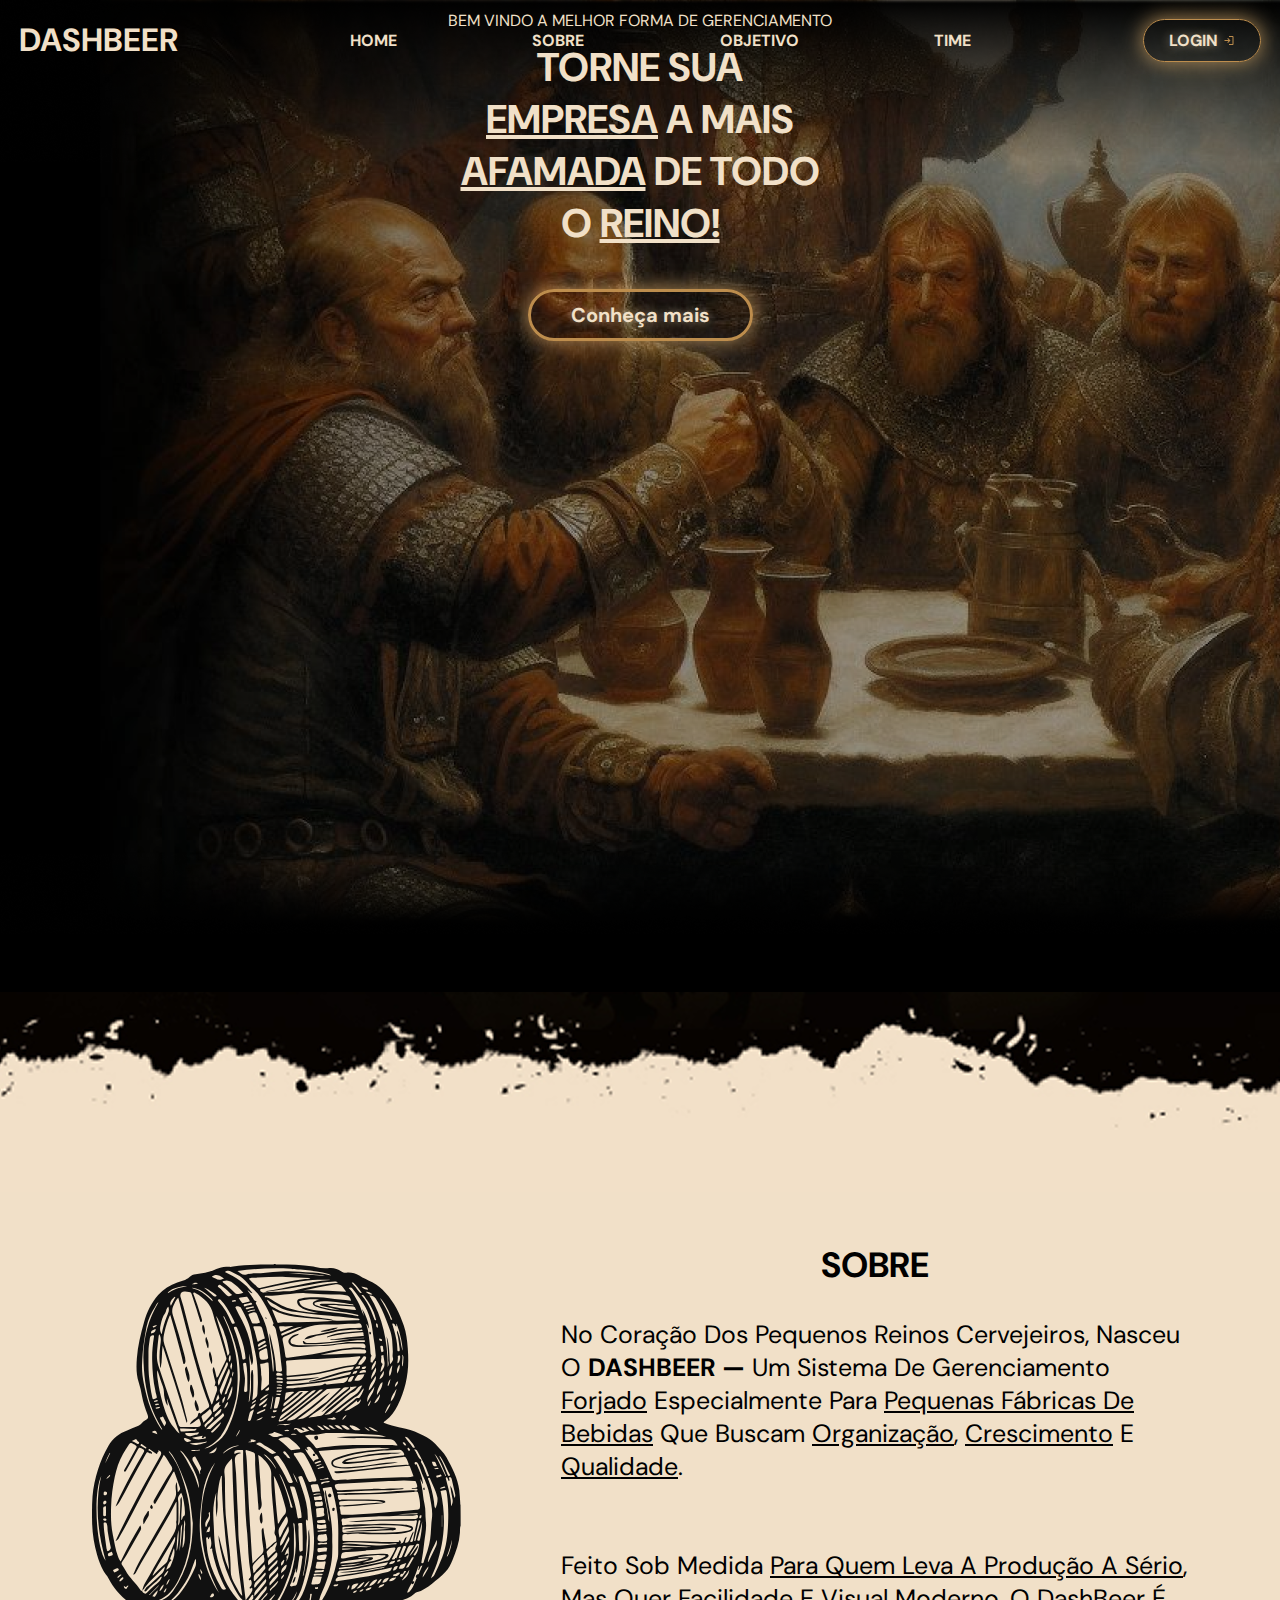
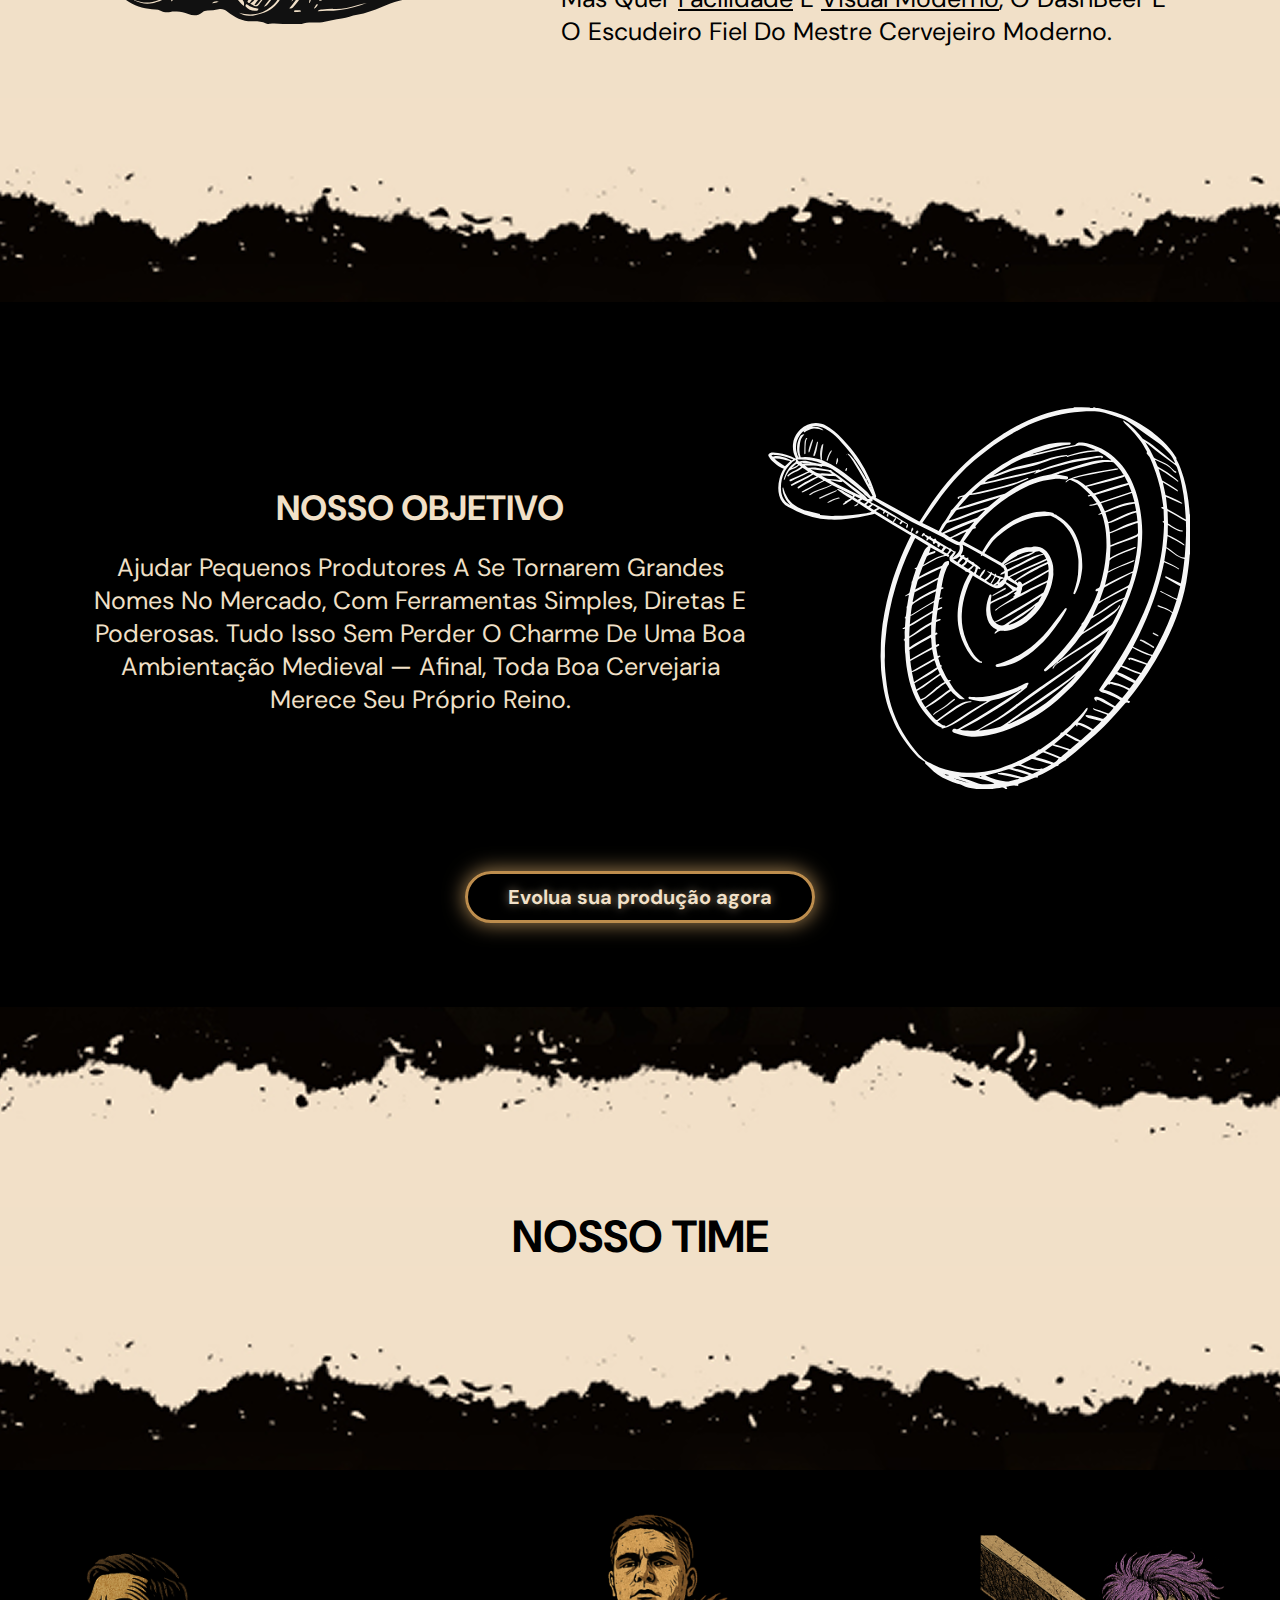
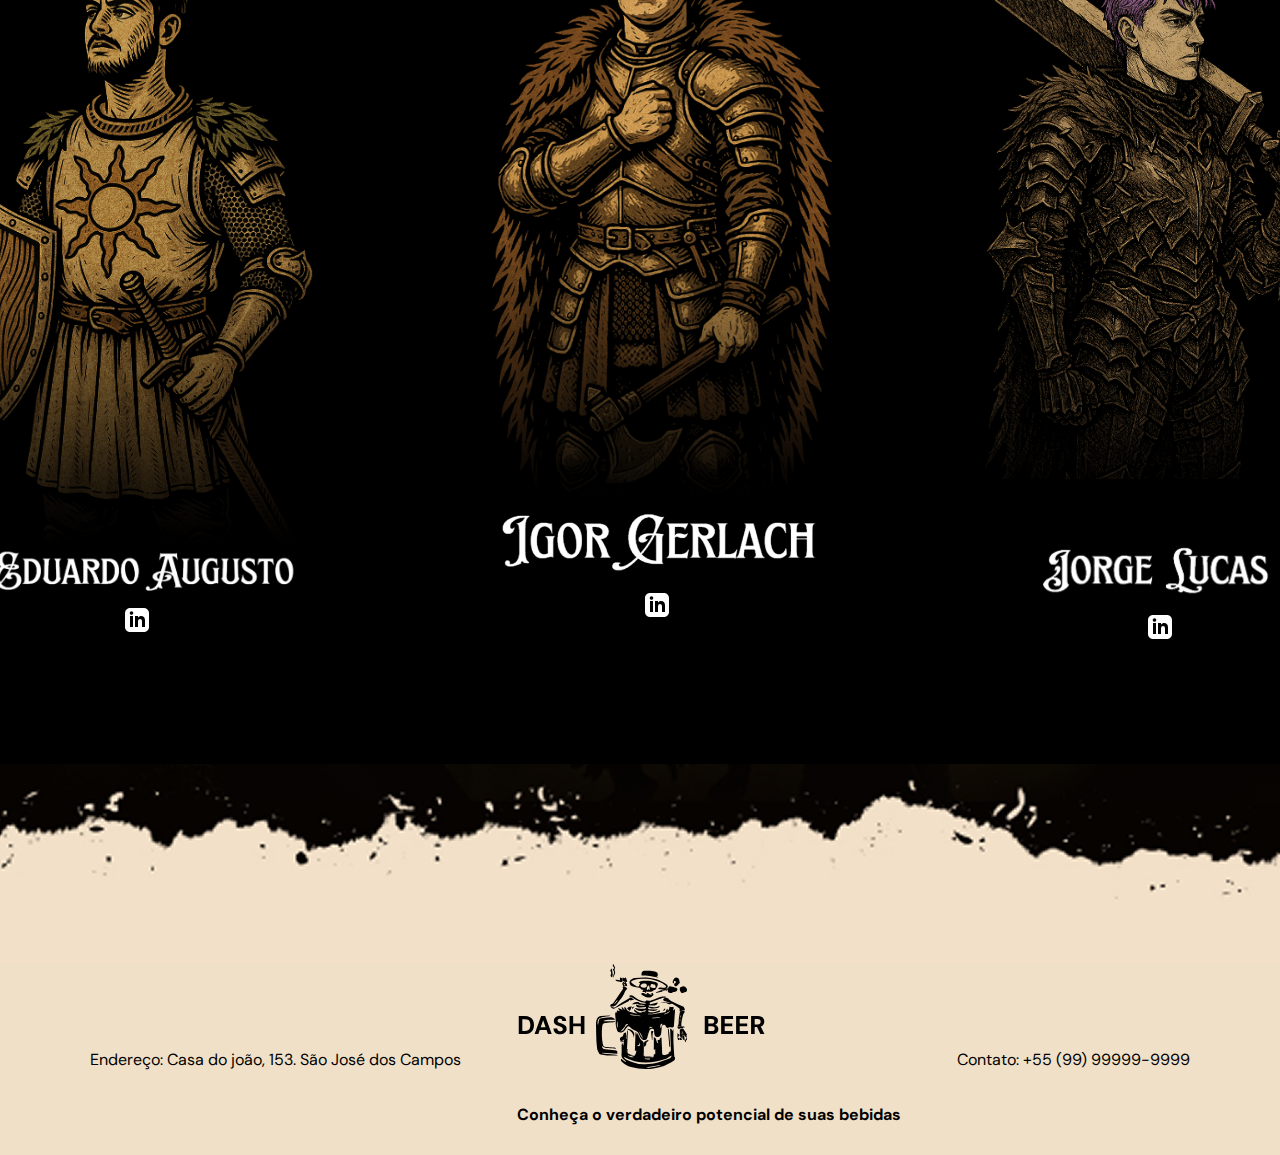
<file: index.html>
<!DOCTYPE html>
<html lang="en">
<head>
    <meta charset="UTF-8">
    <meta name="viewport" content="width=device-width, initial-scale=1.0">
    <title>Document</title>
    <link rel="stylesheet" href="style.css">
    <link rel="preconnect" href="https://fonts.googleapis.com">
    <link rel="preconnect" href="https://fonts.gstatic.com" crossorigin>
    <link href="https://fonts.googleapis.com/css2?family=DM+Sans:ital,opsz,wght@0,9..40,100..1000;1,9..40,100..1000&display=swap" rel="stylesheet">

</head>

<body>
    
    <nav>
        <div class="logo">
            <h1>DASHBEER</h1>
        </div>
        <div class="nav-btn">
            <a href="#home">HOME</a>
            <a href="#about">SOBRE</a>
            <a href="#purpose">OBJETIVO</a>
            <a href="#team">TIME</a>
        </div>

        <a href="https://localhost:5173/" class="login-btn">            
            <p>LOGIN</p>
            <img src="assets/login.svg" alt="">
        </a>

    </nav>

    <section class="start" id="home">

        
        <div class="title">
            <p>BEM VINDO A MELHOR FORMA DE GERENCIAMENTO</p>
            <h1>Torne sua <u>empresa</u> a mais <u>afamada</u> de todo o <u>reino!</u></h1>
                <a href="#about" class="action-btn">Conheça mais</a>
        </div>

        <div class="img-background">
            <img src="/assets/background-img.png" alt="">
        </div>


    </section>

    <section class="about" id="about">
        <div class="img-transition-up">
            <img src="/assets/transition-up.png" alt="">
        </div>

        <div class="content">
            <div class="img-content">
                <img src="/assets/barrel.svg" alt="barril">
            </div>

            <div class="text-about">
                <h2>SOBRE</h2>
                <p>No coração dos pequenos reinos cervejeiros, nasceu o <strong>DASHBEER —</strong> um sistema de gerenciamento <u>forjado</u> especialmente para <u>pequenas fábricas de bebidas</u> que buscam <u>organização</u>, <u>crescimento</u> e <u>qualidade</u>. <br><br><br>
                Feito sob medida <u>para quem leva a produção a sério</u>, mas quer <u>facilidade</u> e <u>visual moderno</u>, o DashBeer é o escudeiro fiel do mestre cervejeiro moderno.</p>
            </div>

        </div>

        <div class="img-transition-down">
            <img src="/assets/transition-down.png" alt="">
        </div>

    </section>

    <section class="purpose" id="purpose">


        <div class="content-purpose">
            <div class="text-content">
                <h2>NOSSO OBJETIVO</h2>
                <p>Ajudar pequenos produtores a se tornarem grandes nomes no mercado, com ferramentas simples, diretas e poderosas. Tudo isso sem perder o charme de uma boa ambientação medieval — afinal, toda boa cervejaria merece seu próprio reino.</p>
            </div>

            <div class="img-content">

                <img src="/assets/target.svg" alt="objetivo">
    
            </div>
            
        </div>


        <div class="btn-purpose">
            <a href="login" class="action-btn">Evolua sua produção agora</a>
        </div>

    </section>

    <section class="developer-title">
    
        <div class="img-transition-up">
            <img src="/assets/transition-up.png" alt="">
        </div>

        <div class="text-team">
            <h2>NOSSO TIME</h2>
        </div>

        <div class="img-transition-down">
            <img src="/assets/transition-down.png" alt="">
        </section>

    </div>

    <section class="developer" id="team">

        <div class="dev-card">
            <!-- Edu -->
            <div class="dev-img">
                <img src="/assets/dev/edu-img.png" alt="Eduardo">
            </div>

            <div class="text-dev">
                <img class="text-img" src="/assets/dev/edu-name.png" alt="Nome Eduardo">
                <a href="https://www.linkedin.com/in/eduardo-a-m-junior/" target="_blank"><img src="/assets/linkedin.svg" alt="Linkedin"></a>
            </div>
        </div>

        <div class="dev-card-middle">
            <div class="dev-img">
                <img src="/assets/dev/igor-img.png" alt="Igor">
            </div>

            <div class="text-dev">
                <img class="text-img-middle" src="/assets/dev/igor-name.png" alt="Nome Igor">
                <a href="https://www.linkedin.com/in/igor-costa-gerlach-a9a777294/" target="_blank"><img src="/assets/linkedin.svg" alt="Linkedin"></a>
            </div>
        </div>

        <div class="dev-card">
            <div class="dev-img">
                <img src="/assets/dev/jorge-img.png" alt="Jorge">
            </div>

            <div class="text-dev" id="jorge-dev">
                <img class="text-img" id="jorge" src="/assets/dev/jorge-name.png" alt="Nome Jorge">
                <a href="https://www.linkedin.com/in/jorge-lucas-fernandes-2a848034b/" target="_blank"><img src="/assets/linkedin.svg" alt="Linkedin"></a>
            </div>
        </div>



    </section>

    <footer>

        <div class="img-transition-up">
            <img src="/assets/transition-up.png" alt="">
        </div>        

        <div class="footer">
            <div class="footer-address">
                <p>Endereço: Casa do joão, 153. São José dos Campos</p>
            </div>

            <div class="footer-logo">
                <img src="/assets/logo-footer.svg" alt="">
                <p><strong>Conheça o verdadeiro potencial de suas bebidas</strong></p>
            </div>

            <div class="footer-contact">
                <p>Contato: +55 (99) 99999-9999</p>
            </div>
        </div>

    </footer>
</body>

</html>
</file>
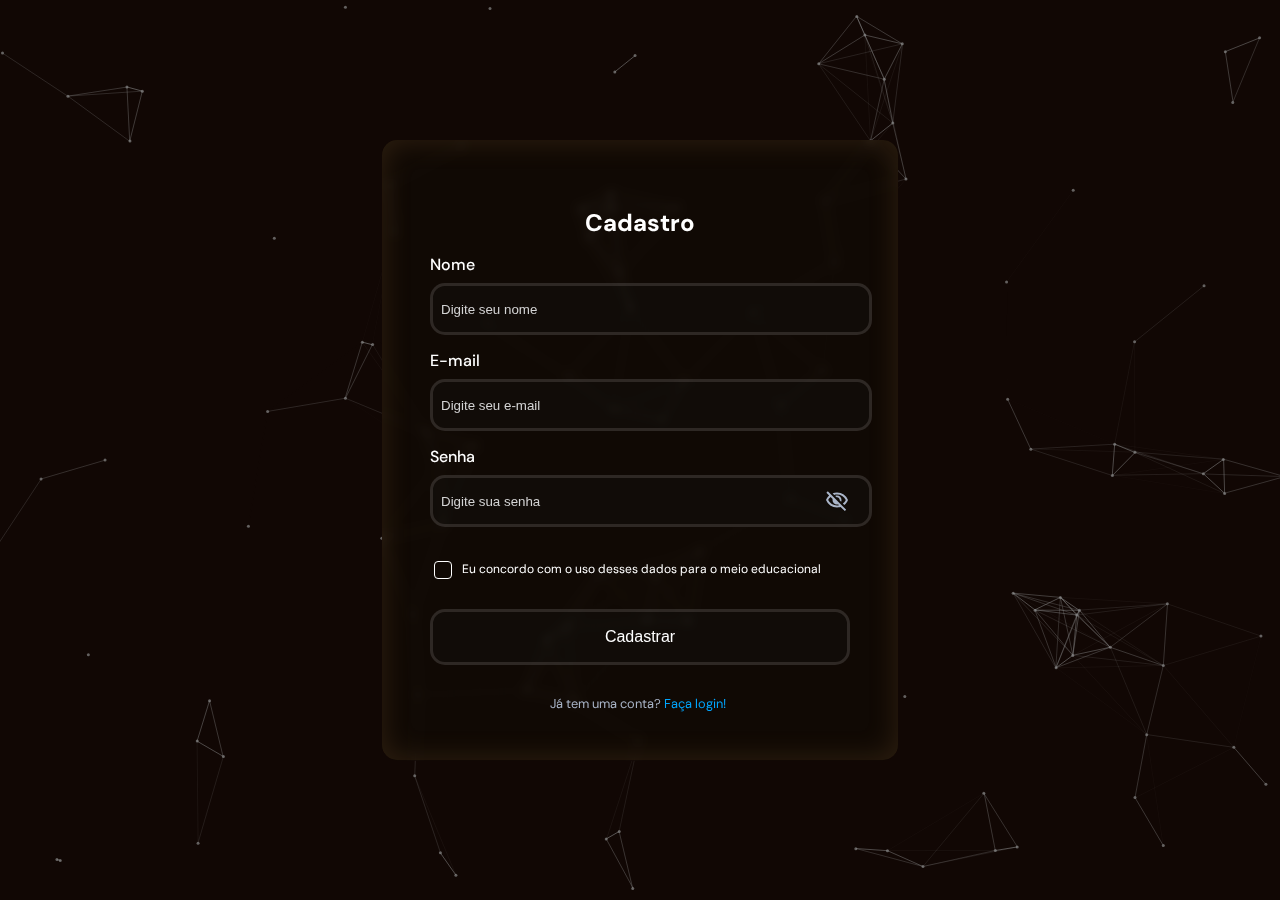
<file: login/cadastro.html>
<!DOCTYPE html>
<html lang="pt-BR">
<head>
  <meta charset="UTF-8" />
  <title>DashLadder - Cadastro</title>
  <link rel="stylesheet" type="text/css" href="style.css" media="screen" />
  <link href="https://fonts.googleapis.com/css2?family=DM+Sans:wght@400;500;700&display=swap" rel="stylesheet">
  <style>
    .password-container {
      position: relative;
      width: 100%;
      margin-bottom: 20px;
    }
    
    .password-toggle {
      position: absolute;
      right: 10px;
      top: 50%;
      transform: translateY(-50%);
      background: none;
      border: none;
      color: #aab5c8;
      cursor: pointer;
    }
    
    .password-toggle:hover {
      color: #ffffff;
    }
    
    .checkbox-container {
      display: flex;
      align-items: flex-start;
      margin-bottom: 20px;
    }
    
    .checkbox-container input[type="checkbox"] {
      margin-right: 10px;
      margin-top: 5px;
    }
    
    .checkbox-container label {
      font-size: 0.9rem;
      color: #aab5c8;
    }
    
    .register-button {
      width: 100%;
      padding: 1rem;
      border: none;
      border-radius: 15px;
      background: rgba(30, 39, 53, 0.1);
      border: solid 3px rgba(216, 203, 192, 0.15);
      color: #fff;
      font-size: 1rem;
      cursor: pointer;
      transition: ease 0.2s;
      margin-bottom: 20px;
    }
    
    .register-button:hover {
      transition: ease 0.2s;
      box-shadow: 0px 0px 10px 1px rgba(216,203,192,0.25);
    }
    
    .login-link {
      text-align: center;
      margin-top: 10px;
    }
  </style>
</head>
<body>
  <!-- Fundo com partículas -->
  <div id="particle-canvas"></div>

  <!-- Card de Cadastro -->
  <div class="login-wrapper">
    <form class="login-card">
      <h2>Cadastro</h2>

      <label for="name">Nome</label>
      <input type="text" id="name" placeholder="Digite seu nome" />

      <label for="email">E-mail</label>
      <input type="email" id="email" placeholder="Digite seu e-mail" />

      <label for="password">Senha</label>
      <div class="password-container">
        <input type="password" id="password" placeholder="Digite sua senha" />
        <button type="button" class="password-toggle" onclick="togglePassword()">
          <svg xmlns="http://www.w3.org/2000/svg" height="24px" viewBox="0 -960 960 960" width="24px">
            <path d="m644-428-58-58q9-47-27-88t-93-32l-58-58q17-8 34.5-12t37.5-4q75 0 127.5 52.5T660-500q0 20-4 37.5T644-428Zm128 126-58-56q38-29 67.5-63.5T832-500q-50-101-143.5-160.5T480-720q-29 0-57 4t-55 12l-62-62q41-17 84-25.5t90-8.5q151 0 269 83.5T920-500q-23 59-60.5 109.5T772-302Zm20 246L624-222q-35 11-70.5 16.5T480-200q-151 0-269-83.5T40-500q21-53 53-98.5t73-81.5L56-792l56-56 736 736-56 56ZM222-624q-29 26-53 57t-41 67q50 101 143.5 160.5T480-280q20 0 39-2.5t39-5.5l-36-38q-11 3-21 4.5t-21 1.5q-75 0-127.5-52.5T300-500q0-11 1.5-21t4.5-21l-84-82Zm319 93Zm-151 75Z" fill="currentColor"/>
          </svg>
        </button>
      </div>

      <div class="checkbox-container">
        <input type="checkbox" id="terms" required />
        <p>Eu concordo com o uso desses dados para o meio educacional</p>
      </div>

      <button type="submit" class="register-button">Cadastrar</button>

      <div class="login-link">
        <p id="conta-text">Já tem uma conta? <a href="login.html">Faça login!</a></p>
      </div>
    </form>
  </div>

  <script>
    function togglePassword() {
      const passwordInput = document.getElementById('password');
      const passwordToggle = document.querySelector('.password-toggle svg');
      
      if (passwordInput.type === 'password') {
        passwordInput.type = 'text';
        passwordToggle.innerHTML = `
          <path d="M480-320q75 0 127.5-52.5T660-500q0-75-52.5-127.5T480-680q-75 0-127.5 52.5T300-500q0 75 52.5 127.5T480-320Zm0-72q-45 0-76.5-31.5T372-500q0-45 31.5-76.5T480-608q45 0 76.5 31.5T588-500q0 45-31.5 76.5T480-392Zm0 192q-146 0-266-81.5T40-500q54-137 174-218.5T480-800q146 0 266 81.5T920-500q-54 137-174 218.5T480-200Zm0-300Zm0 220q113 0 207.5-59.5T832-500q-50-101-144.5-160.5T480-720q-113 0-207.5 59.5T128-500q50 101 144.5 160.5T480-280Z" fill="currentColor"/>
        `;
      } else {
        passwordInput.type = 'password';
        passwordToggle.innerHTML = `
          <path d="m644-428-58-58q9-47-27-88t-93-32l-58-58q17-8 34.5-12t37.5-4q75 0 127.5 52.5T660-500q0 20-4 37.5T644-428Zm128 126-58-56q38-29 67.5-63.5T832-500q-50-101-143.5-160.5T480-720q-29 0-57 4t-55 12l-62-62q41-17 84-25.5t90-8.5q151 0 269 83.5T920-500q-23 59-60.5 109.5T772-302Zm20 246L624-222q-35 11-70.5 16.5T480-200q-151 0-269-83.5T40-500q21-53 53-98.5t73-81.5L56-792l56-56 736 736-56 56ZM222-624q-29 26-53 57t-41 67q50 101 143.5 160.5T480-280q20 0 39-2.5t39-5.5l-36-38q-11 3-21 4.5t-21 1.5q-75 0-127.5-52.5T300-500q0-11 1.5-21t4.5-21l-84-82Zm319 93Zm-151 75Z" fill="currentColor"/>
        `;
      }
    }
  </script>
  
</body>
<script src="script.js"></script>
</html>
</file>
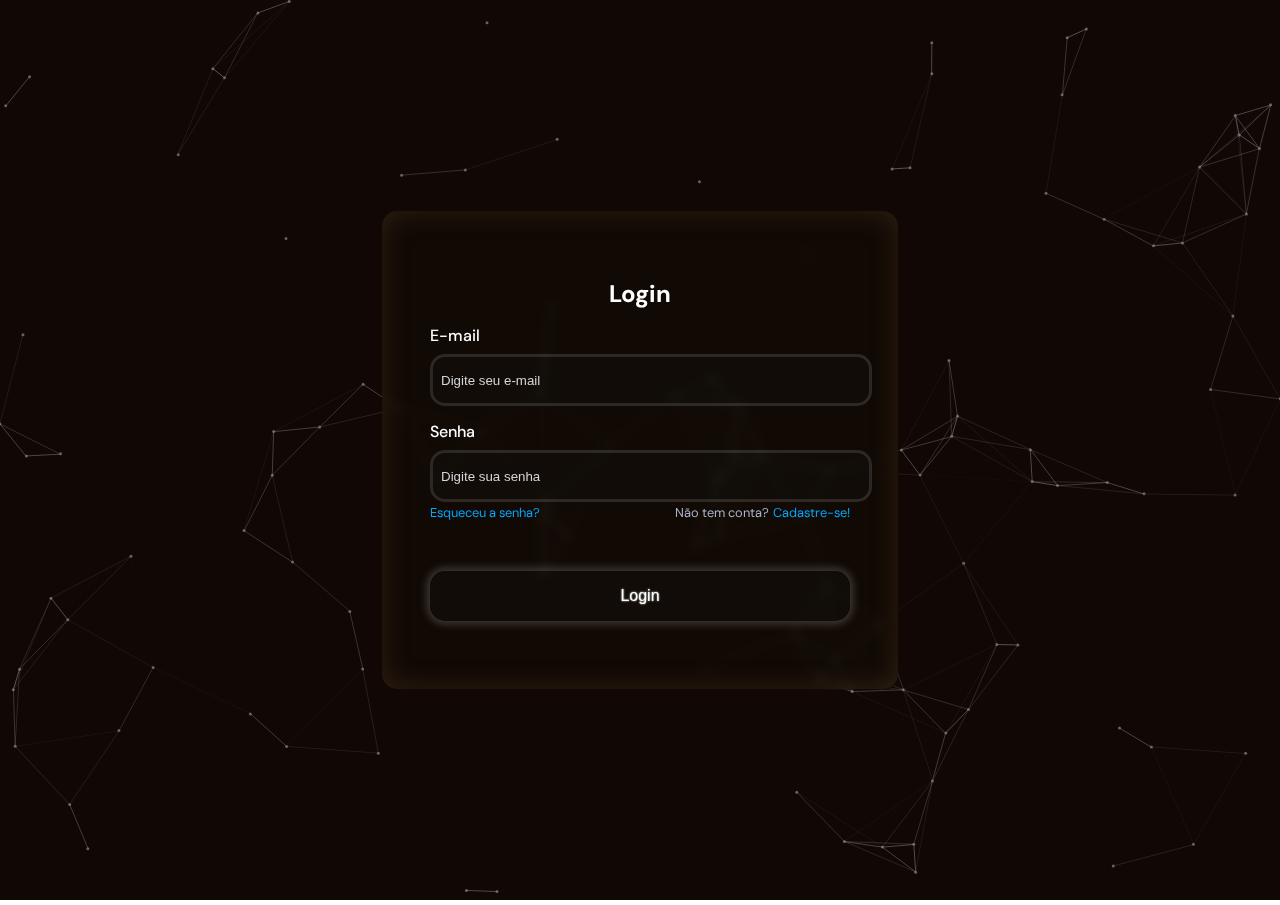
<file: login/login.html>
<!DOCTYPE html>
<html lang="pt-BR">
<head>
  <meta charset="UTF-8" />
  <title>DashLadder - Login</title>
  <link rel="stylesheet" type="text/css" href="style.css" media="screen" />
  <link href="https://fonts.googleapis.com/css2?family=DM+Sans:wght@400;500;700&display=swap" rel="stylesheet">

</head>
<body>
  <!-- Fundo com partículas -->
  <div id="particle-canvas"></div>

  <!-- Card de Login -->
  <div class="login-wrapper">
    <form class="login-card">
      <h2>Login</h2>

      <label for="email">E-mail</label>
      <input type="email" id="email" placeholder="Digite seu e-mail" />

      <label for="password">Senha</label>
      <input type="password" id="password" placeholder="Digite sua senha" />

      <div class="links">
        <a href="#" class="forgot-link">Esqueceu a senha?</a>

        <div class="conta">
          <p id="conta-text">Não tem conta?</p>
          <a href="cadastro.html" class="register-link">Cadastre-se!</a>
        </div>
      </div>

      <button type="submit" class="login-button">Login</button>
    </form>
  </div>

</body>
<script src="script.js"></script>
</html>
</file>
<file: style.css>
* {
    margin: 0;
    padding: 0;
}

section{
    width: 100%;
    height: 100%;
    overflow: hidden;
}

body {
    display: flex;
    flex-direction: column;
    background: #000;
    color: #F1E0C8;
    align-items: center;
    
    font-family: "DM Sans", sans-serif;
    font-optical-sizing: auto;
    font-style: normal;
}
a {
    color: #F1E0C8;
    text-decoration: none;
}

p {
   font-size: 16px; 
}

/* navbar */

nav {
    display: flex;
    justify-content: space-between;
    width: 97%;
    height: 80px;
    align-items: center;
    position: absolute;
    font-weight: bold;
}

.logo {
    display: flex;
    gap: 2px;
}

.nav-btn {
    display: flex;
    justify-content: space-between;
    width: 50%;
    transition: ease 0.5s;  

}

.nav-btn a:hover {
    text-shadow: 0px 0px 20px rgba(242,216,180,1);
    transition: ease 0.5s;  
}

.login-btn {
    display: flex;
    padding: 10px 25px;
    border: solid 1px #BD8D4D;
    border-radius: 30px;
    gap: 5px;
    box-shadow: 0px 0px 20px 1px rgba(213,168,105,0.76);
    text-shadow: 0px 0px 10px rgba(242,216,180,0.6);
    transition: ease 0.5s;
}

.login-btn:hover {
    box-shadow: 0px 0px 40px 1px rgba(213,168,105,0.76);
    text-shadow: 0px 0px 15px rgba(242,216,180,1);
    transition: ease 0.5s;
}

.logo {
    width: px;
    height: auto;
}

/* section start */

.start {
    text-align: center;
}

.title {
    position: absolute;
    align-self: center;
    z-index: 2;
    width: 100%;
    margin-top: 350px;
    display: flex;
    align-items: center;
    flex-direction: column;
    gap: 10px;
}

.title h1 {
    font-size: 40px;
    width: 30%;
    text-transform: uppercase;
    margin-bottom: 30px;
}

.action-btn {
    width: fit-content;
    padding: 10px 40px;
    border: solid 3px #BD8D4D;
    border-radius: 100px;
    box-shadow: 0px 0px 20px 1px rgba(213,168,105,0.76);
    font-size: 20px;
    font-weight: bold;
    text-shadow: 0px 0px 10px rgba(242,216,180,0.6);
    transition: ease 0.5s;
}

.action-btn:hover {
    box-shadow: 0px 0px 40px 1px rgba(213,168,105,0.76);
    text-shadow: 0px 0px 15px rgba(242,216,180,1);
    transition: ease 0.5s;
}

/* config imagem de transição */

.img-transition-up {
    width: 100%;
    overflow: hidden;
    height: fit-content;
    max-height: 200px;
}

.img-transition-down {
    width: 100%;
    overflow: hidden; 
}

.img-transition img {
    width: 100%;
}

/* SOBRE */

.content {
    display: flex;
    flex-direction: row;
    align-items: center;
    justify-content: center;
    padding: 50px 70px;
    background-color: #F1E0C8;
    gap: 100px;
}

.text-about {
    display: flex;
    flex-direction: column;
    text-align: center;
    color: #000;
    gap: 30px;
    width: 55%;
}

.text-about h2 {
    font-size: 35px;
}

.text-about p {
    font-size: 25px;
    text-transform: capitalize;
    text-align: left;
}

/* Objetivo */

.purpose {
    margin-top: 10px;
    display: flex;
    flex-direction: column;
    align-items: center;
    height: 690px;
}

.content-purpose {
    display: flex;
    flex-direction: row; 
    padding: 90px;
    justify-content: space-between;
}

.text-content {
    display: flex;
    flex-direction: column;
    align-items: center;
    justify-content: center;
    width: 60%;
    gap:20px;
}

.text-content h2 {
    font-size: 35px;
}

.text-content p {
    font-size: 25px;
    text-transform: capitalize;
    text-align: center;
}

.btn-purpose a{
    margin-top: 0px;
}

/* dev title */

.developer-title {
    display: flex;
    justify-content: center;
    flex-direction: column;
    align-items: center;
}

.text-team {
    display: flex;
    justify-content: center;
    width: 100%;
    background-color: #F1E0C8;
    font-size: 30px;
    color: #000;
    font-weight: 1000;
}

.developer {
    display: flex;
    align-items: center;
    justify-content: center;
    gap:120px;
    margin-bottom: 120px;
}

.dev-card {
    display: flex;
    flex-direction: column;
    align-items: center;
    text-align: center;
    margin-top: 60px;
}

.dev-card-middle {
    display: flex;
    flex-direction: column;
    align-items: center;
    text-align: center;
}


.dev-img img{
    width: auto;
    height: 600px;
}


.text-img {
    width: auto;
    height: 50px;
}

#jorge {
    width: auto;
    height: 70px;
}

#jorge-dev {
    gap:5px;
}

.text-img-middle {
    width: auto;
    height: 80px;
}


.text-dev {
    display: flex;
    flex-direction: column;
    gap:10px;
}

.text-dev a{
    transition: ease 1s;
}

.text-dev a:hover {
    filter: blur(2px);
    transition: ease 0.5s;
}


footer {
    width:100%;
    overflow: hidden;
}

.footer {
    background-color: #F1E0C8;
    display: flex;
    justify-content: space-between;
    color:#000;
    padding: 0px 90px;
    align-items: center;
}

.footer-logo {
    align-items: center;
    justify-items: center;
    margin-bottom: 30px;
}

.footer-logo p {
    margin-top: 30px;
}
</file>
<file: login/style.css>
@import url('https://fonts.googleapis.com/css2?family=DM+Sans:wght@400;500;700&display=swap');

body {
    font-family: 'DM Sans', sans-serif;
}

html,
body {
  height: 100%;
  width: 100%;
  margin: 0;
  padding: 0;
  overflow: hidden;
}


#particle-canvas {
  width: 100%;
  height: 100%;
  background-color: rgb(17, 7, 4);
}

.login-wrapper {
  position: absolute;
  pointer-events: none;
  top: 0;
  left: 0;
  width: 100%;
  height: 100%;
  display: flex;
  align-items: center;
  justify-content: center;
  z-index: 30;
}


.login-card {
    pointer-events: auto;
    background: rgba(16, 11, 5, 0.6);
    backdrop-filter: blur(5px);
    -webkit-backdrop-filter: blur(8px);
    border: none;
    border-radius: 15px;
    padding: 3rem;
    width: 420px;
    color: #ffffff;
    box-shadow: 
      inset 0 0 30px rgba(189, 141, 77, 0.18);
  }


.login-card h2 {
  margin-bottom: 1rem;
  text-align: center;
}

#name {
  margin-bottom: 15px;
}

#email {
  margin-bottom: 15px;
}

#password {
  margin-bottom: 2px;
}

.login-card label {
  display: block;
  margin-bottom: 0.5rem;
  font-weight: 500;
}

.password-container button {
  right: -5px;

}

.login-card input[type="text"],
.login-card input[type="email"],
.login-card input[type="password"] {
  width: 100%;
  height: 30px;
  padding: 0.5rem;
  border: none;
  border-radius: 15px;
  background: rgba(30, 39, 53, 0.1);
  border: solid 3px rgba(216, 203, 192, 0.15);
  color: #ffffff;
 
}

.login-card input::placeholder {
  color:#d4d4d4;
}

.login-card input:focus {
  outline: none;
  box-shadow: 0px 0px 10px 1px rgba(216,203,192,0.25);
}

/* Área dos links */
.login-card .links {
  display: flex;
  width: 100%;
  justify-content: space-between;
}

.conta {
  display: flex;
  font-size: 0.8rem;
}

#conta-text {
  margin: 0;
  margin-right: 4px;
  color:#aab5c8;
  font-size: 0.8rem;
}

/* Estilo dos links */
.login-card a {
  color: #00A6FF;
  text-decoration: none;
  font-size: 0.8rem;
  margin-bottom: 50px;
}

.login-card a:hover {
  text-decoration: underline;
}

/* Botão de login */
.login-button {
  width: 100%;
  padding: 1rem;
  border: none;
  border-radius: 15px;
  background-color: rgba(30, 39, 53, 0.1);
  color: #ffffff;
  font-size: 1rem;
  cursor: pointer;
  transition: ease 0.2s;
  margin-bottom: 20px;
  box-shadow: 0px 0px 8.7px 3px rgba(216,203,192,0.25);
  text-shadow: 0px 0px 2px #fff;
}

.login-button:hover {
  transition: ease 0.2s;
  box-shadow: 0px 0px 8.7px 3px rgba(216,203,192,0.45);
  text-shadow: 0px 0px 10px #fff;
}

.checkbox-container {
  display: flex;
  flex-direction: row;
  vertical-align: middle;
  align-items: center;
}

  .checkbox-container input[type="checkbox"] {
    align-self: center;
    border:  solid 1px #fff;
    background-color: none;
    appearance: none;
    padding: 0.5rem;
    border-radius: 4px;
    overflow: hidden;
  }

.checkbox-container input[type="checkbox"]:checked {
  color: #fff;
  background-color: #2e71be; 
  border-color: #2e71be;
  box-shadow: 2px 1px 15px 0px rgba(0, 106, 255, 0.45);
}

.checkbox-container p {
  font-size: 12px;
  vertical-align: text-bottom;
}
</file>
